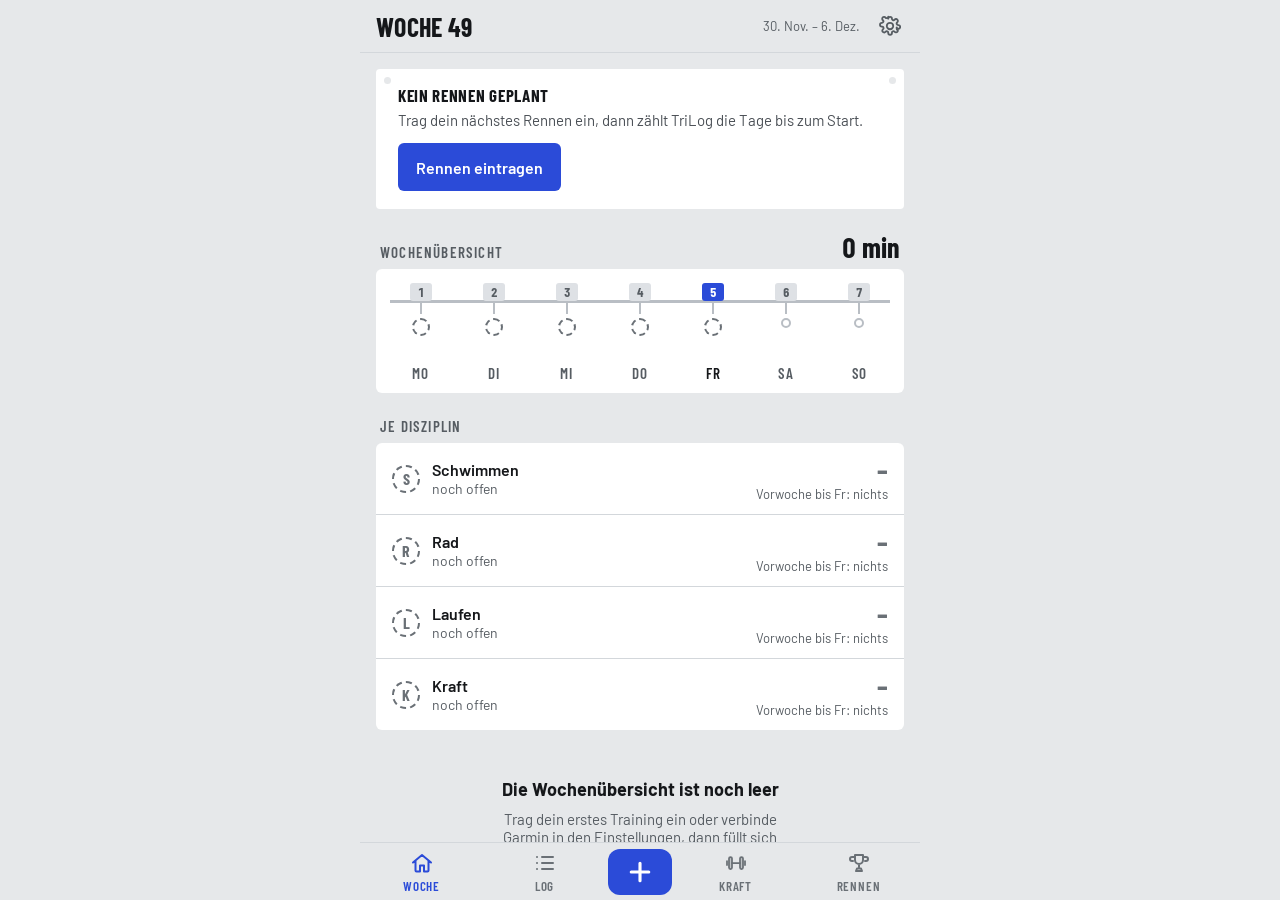
<file: docs/index.html>
<!doctype html>
<html lang="de">
<head>
  <meta charset="utf-8">
  <meta name="viewport" content="width=device-width, initial-scale=1, viewport-fit=cover">
  <title>TriLog</title>
  <meta name="description" content="Trainings-Tracker für Triathlon und Kraftsport">
  <link rel="manifest" href="manifest.json">
  <meta name="theme-color" content="#111315">
  <meta name="apple-mobile-web-app-capable" content="yes">
  <meta name="apple-mobile-web-app-status-bar-style" content="black-translucent">
  <meta name="apple-mobile-web-app-title" content="TriLog">
  <link rel="apple-touch-icon" href="icons/icon-180.png">
  <link rel="icon" href="icons/icon-192.png">
  <link rel="preconnect" href="https://fonts.googleapis.com">
  <link rel="preconnect" href="https://fonts.gstatic.com" crossorigin>
  <link rel="stylesheet" href="https://fonts.googleapis.com/css2?family=Barlow+Condensed:wght@600;700;800&family=Barlow:wght@400;500;600&display=swap">
  <link rel="stylesheet" href="css/styles.css">
</head>
<body>
  <div id="app">
    <section class="page" id="page-dashboard"></section>
    <section class="page" id="page-plan"></section>
    <section class="page" id="page-log"></section>
    <section class="page" id="page-strength"></section>
    <section class="page" id="page-competitions"></section>

    <nav class="tabbar" id="tabbar" aria-label="Hauptnavigation"></nav>
  </div>

  <div id="overlays"></div>

  <script type="module" src="js/app.js"></script>
</body>
</html>
</file>
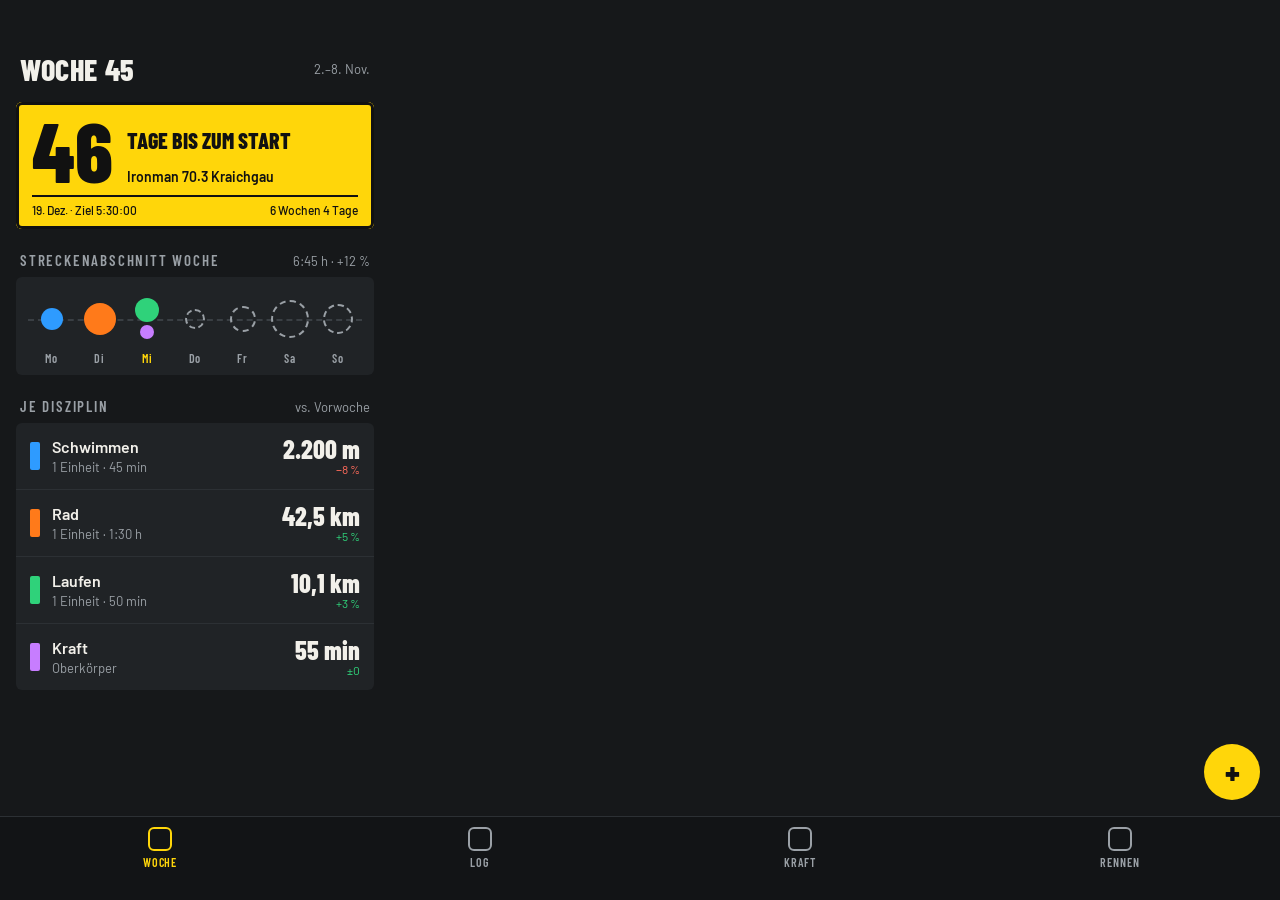
<file: .impeccable/mocks/decision/assigned.html>
<!doctype html>
<html lang="de"><head><meta charset="utf-8"><meta name="viewport" content="width=390">
<link href="https://fonts.googleapis.com/css2?family=Barlow+Condensed:wght@600;800&family=Barlow:wght@400;500;600&display=swap" rel="stylesheet">
<style>
:root{--asphalt:#16181A;--asphalt-2:#202326;--line:#2C3034;--chalk:#F2F0EA;--muted:#9AA0A6;--sign:#FFD60A;--swim:#2E9BFF;--bike:#FF7A1A;--run:#2FD27A;--str:#C77DFF}
*{box-sizing:border-box;margin:0;padding:0}
body{width:390px;height:844px;overflow:hidden;background:var(--asphalt);color:var(--chalk);font-family:Barlow,system-ui,sans-serif}
.top{display:flex;justify-content:space-between;align-items:center;padding:54px 20px 10px}
.top h1{font:800 30px/1 'Barlow Condensed';letter-spacing:.02em;text-transform:uppercase}
.top .wk{font-size:13px;color:var(--muted)}
.sign{margin:8px 16px 0;background:var(--sign);color:#111;border-radius:6px;padding:14px 16px 12px;display:grid;grid-template-columns:auto 1fr;gap:4px 14px;align-items:end;box-shadow:inset 0 0 0 3px #111,inset 0 0 0 5px var(--sign)}
.sign .n{font:800 84px/.82 'Barlow Condensed';grid-row:span 2}
.sign .u{font:800 22px/1 'Barlow Condensed';text-transform:uppercase}
.sign .r{font-size:14px;font-weight:600}
.sign .g{grid-column:1/-1;font-size:12px;font-weight:500;border-top:2px solid #111;padding-top:6px;margin-top:6px;display:flex;justify-content:space-between}
.sec{padding:22px 20px 8px;display:flex;justify-content:space-between;align-items:baseline}
.sec h2{font:600 15px 'Barlow Condensed';letter-spacing:.12em;text-transform:uppercase;color:var(--muted)}
.sec span{font-size:13px;color:var(--muted)}
.road{margin:0 16px;background:var(--asphalt-2);border-radius:6px;padding:14px 12px 10px}
.track{position:relative;height:56px;display:grid;grid-template-columns:repeat(7,1fr)}
.track:before{content:"";position:absolute;left:0;right:0;top:28px;border-top:2px dashed #3A3F44}
.day{position:relative;display:flex;flex-direction:column;align-items:center;justify-content:center;gap:3px}
.dot{border-radius:50%;z-index:1}
.ring{border:2px dashed var(--muted);background:transparent}
.days{display:grid;grid-template-columns:repeat(7,1fr);text-align:center;font:600 12px 'Barlow Condensed';letter-spacing:.08em;color:var(--muted);margin-top:4px}
.days .t{color:var(--sign)}
.rows{margin:0 16px;background:var(--asphalt-2);border-radius:6px}
.row{display:grid;grid-template-columns:10px 1fr auto;gap:12px;align-items:center;padding:13px 14px;border-bottom:1px solid var(--line)}
.row:last-child{border:0}
.chip{width:10px;height:28px;border-radius:2px}
.row b{font:600 16px Barlow;display:block}
.row small{font-size:13px;color:var(--muted)}
.val{text-align:right}
.val .v{font:800 26px/1 'Barlow Condensed'}
.val .d{font-size:12px;color:var(--run)}
.val .d.neg{color:#FF6B5B}
.tab{position:absolute;left:0;right:0;bottom:0;height:84px;border-top:1px solid var(--line);background:#121416;display:grid;grid-template-columns:repeat(4,1fr);padding-top:10px;text-align:center;font:600 12px 'Barlow Condensed';letter-spacing:.08em;text-transform:uppercase;color:var(--muted)}
.tab .on{color:var(--sign)}
.tab i{display:block;width:24px;height:24px;margin:0 auto 4px;border:2px solid currentColor;border-radius:6px}
.fab{position:absolute;right:20px;bottom:100px;width:56px;height:56px;border-radius:50%;background:var(--sign);color:#111;font:800 34px/56px 'Barlow Condensed';text-align:center}
</style></head><body>
<div class="top"><h1>Woche 45</h1><span class="wk">2.–8. Nov.</span></div>
<div class="sign"><div class="n">46</div><div class="u">Tage bis zum Start</div><div class="r">Ironman 70.3 Kraichgau</div><div class="g"><span>19. Dez. · Ziel 5:30:00</span><span>6 Wochen 4 Tage</span></div></div>
<div class="sec"><h2>Streckenabschnitt Woche</h2><span>6:45 h · +12 %</span></div>
<div class="road"><div class="track">
<div class="day"><div class="dot" style="width:22px;height:22px;background:var(--swim)"></div></div>
<div class="day"><div class="dot" style="width:32px;height:32px;background:var(--bike)"></div></div>
<div class="day"><div class="dot" style="width:24px;height:24px;background:var(--run)"></div><div class="dot" style="width:14px;height:14px;background:var(--str)"></div></div>
<div class="day"><div class="dot ring" style="width:20px;height:20px"></div></div>
<div class="day"><div class="dot ring" style="width:26px;height:26px"></div></div>
<div class="day"><div class="dot ring" style="width:38px;height:38px"></div></div>
<div class="day"><div class="dot ring" style="width:30px;height:30px"></div></div>
</div><div class="days"><span>Mo</span><span>Di</span><span class="t">Mi</span><span>Do</span><span>Fr</span><span>Sa</span><span>So</span></div></div>
<div class="sec"><h2>Je Disziplin</h2><span>vs. Vorwoche</span></div>
<div class="rows">
<div class="row"><div class="chip" style="background:var(--swim)"></div><div><b>Schwimmen</b><small>1 Einheit · 45 min</small></div><div class="val"><div class="v">2.200 m</div><div class="d neg">−8 %</div></div></div>
<div class="row"><div class="chip" style="background:var(--bike)"></div><div><b>Rad</b><small>1 Einheit · 1:30 h</small></div><div class="val"><div class="v">42,5 km</div><div class="d">+5 %</div></div></div>
<div class="row"><div class="chip" style="background:var(--run)"></div><div><b>Laufen</b><small>1 Einheit · 50 min</small></div><div class="val"><div class="v">10,1 km</div><div class="d">+3 %</div></div></div>
<div class="row"><div class="chip" style="background:var(--str)"></div><div><b>Kraft</b><small>Oberkörper</small></div><div class="val"><div class="v">55 min</div><div class="d">±0</div></div></div>
</div>
<div class="fab">+</div>
<div class="tab"><div class="on"><i></i>Woche</div><div><i></i>Log</div><div><i></i>Kraft</div><div><i></i>Rennen</div></div>
</body></html>
</file>
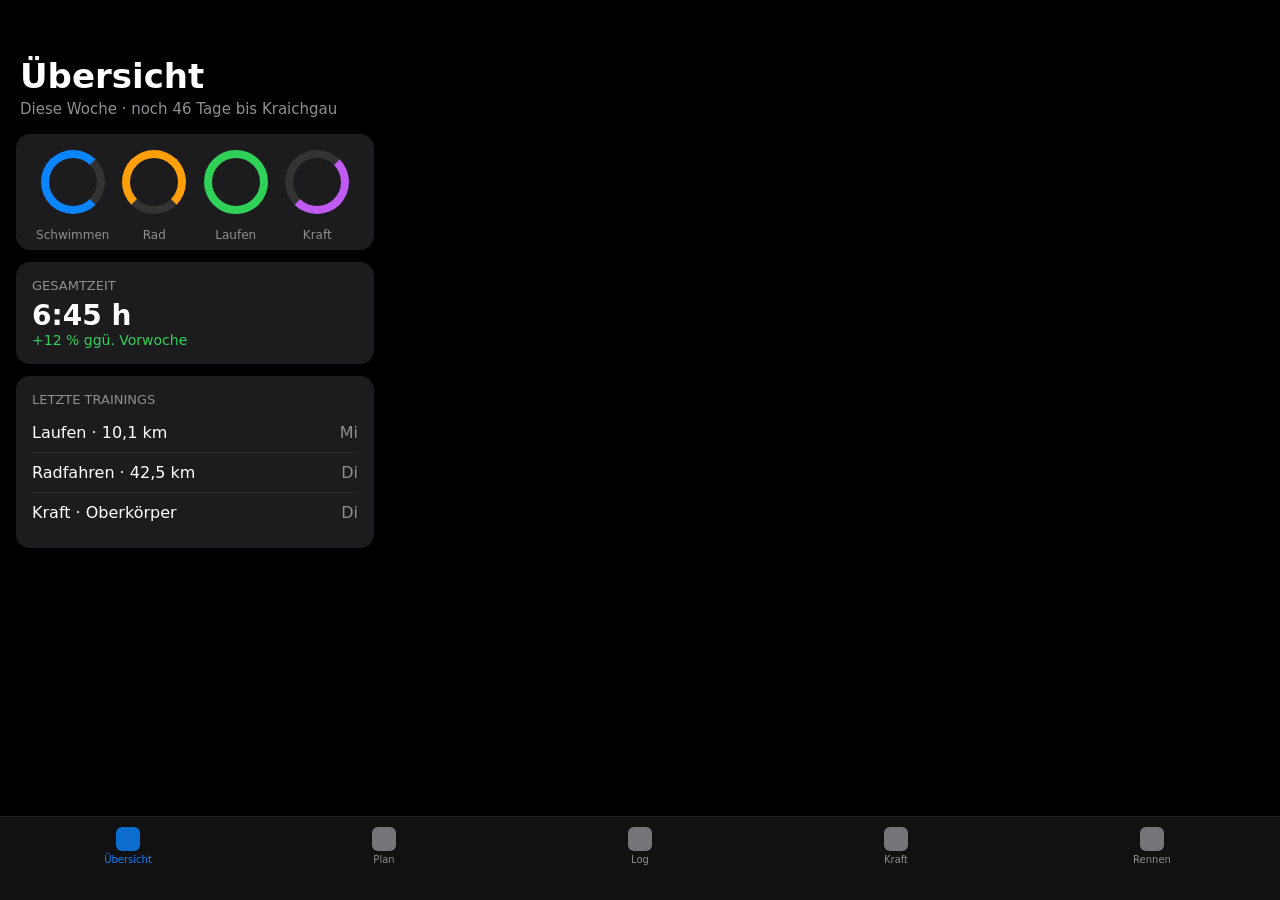
<file: .impeccable/mocks/decision/canon.html>
<!doctype html>
<html lang="de"><head><meta charset="utf-8"><meta name="viewport" content="width=390">
<style>
*{box-sizing:border-box;margin:0;padding:0}
body{width:390px;height:844px;overflow:hidden;background:#000;color:#fff;font-family:-apple-system,"SF Pro Text",system-ui,sans-serif}
h1{font-size:34px;font-weight:700;padding:56px 20px 4px}
.sub{color:#8E8E93;font-size:15px;padding:0 20px 16px}
.card{background:#1C1C1E;border-radius:14px;margin:0 16px 12px;padding:16px}
.rings{display:flex;justify-content:space-around}
.ring{width:64px;height:64px;border-radius:50%;border:8px solid #333;position:relative}
.ring span{position:absolute;top:70px;left:50%;transform:translateX(-50%);font-size:12px;color:#8E8E93;white-space:nowrap}
.k{font-size:13px;color:#8E8E93;text-transform:uppercase;margin-bottom:6px}
.big{font-size:28px;font-weight:700}
.li{display:flex;justify-content:space-between;padding:10px 0;border-bottom:1px solid #2C2C2E;font-size:16px}
.li:last-child{border:0}
.li span{color:#8E8E93}
.tab{position:absolute;bottom:0;left:0;right:0;height:84px;background:#111;border-top:1px solid #222;display:grid;grid-template-columns:repeat(5,1fr);padding-top:10px;text-align:center;font-size:10px;color:#8E8E93}
.tab .on{color:#0A84FF}
.tab i{display:block;width:24px;height:24px;margin:0 auto 3px;background:currentColor;border-radius:6px;opacity:.8}
</style></head><body>
<h1>Übersicht</h1><div class="sub">Diese Woche · noch 46 Tage bis Kraichgau</div>
<div class="card" style="padding-bottom:36px"><div class="rings">
<div class="ring" style="border-color:#0A84FF;border-right-color:#333"><span>Schwimmen</span></div>
<div class="ring" style="border-color:#FF9F0A;border-bottom-color:#333"><span>Rad</span></div>
<div class="ring" style="border-color:#30D158"><span>Laufen</span></div>
<div class="ring" style="border-color:#BF5AF2;border-left-color:#333;border-top-color:#333"><span>Kraft</span></div>
</div></div>
<div class="card"><div class="k">Gesamtzeit</div><div class="big">6:45 h</div><div style="color:#30D158;font-size:14px">+12 % ggü. Vorwoche</div></div>
<div class="card"><div class="k">Letzte Trainings</div>
<div class="li">Laufen · 10,1 km<span>Mi</span></div>
<div class="li">Radfahren · 42,5 km<span>Di</span></div>
<div class="li">Kraft · Oberkörper<span>Di</span></div>
</div>
<div class="tab"><div class="on"><i></i>Übersicht</div><div><i></i>Plan</div><div><i></i>Log</div><div><i></i>Kraft</div><div><i></i>Rennen</div></div>
</body></html>
</file>
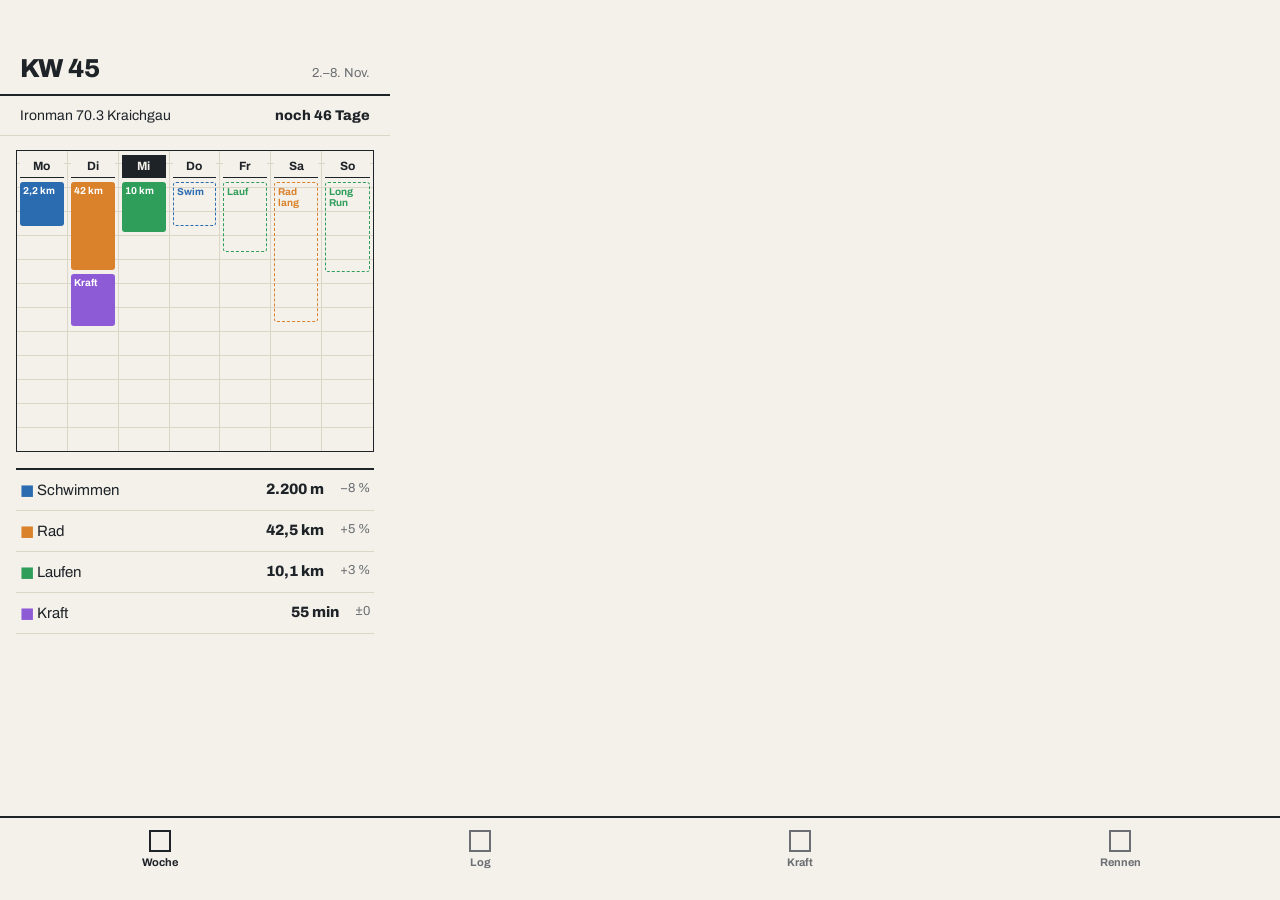
<file: .impeccable/mocks/decision/model-pick.html>
<!doctype html>
<html lang="de"><head><meta charset="utf-8"><meta name="viewport" content="width=390">
<link href="https://fonts.googleapis.com/css2?family=Archivo:wght@400;500;700;800&display=swap" rel="stylesheet">
<style>
:root{--paper:#F4F1EA;--grid:#DCD6C8;--ink:#1E2328;--muted:#6B6F73;--swim:#2B6CB0;--bike:#D9822B;--run:#2F9E5B;--str:#8E5BD6}
*{box-sizing:border-box;margin:0;padding:0}
body{width:390px;height:844px;overflow:hidden;background:var(--paper);color:var(--ink);font-family:Archivo,system-ui,sans-serif;font-variant-numeric:tabular-nums}
.top{padding:54px 20px 12px;display:flex;justify-content:space-between;align-items:baseline;border-bottom:2px solid var(--ink)}
.top h1{font:800 26px Archivo}
.top span{font-size:13px;color:var(--muted)}
.race{display:flex;justify-content:space-between;padding:12px 20px;border-bottom:1px solid var(--grid);font-size:14px}
.race b{font-weight:800}
.sheet{margin:14px 16px 0;display:grid;grid-template-columns:repeat(7,1fr);border:1px solid var(--ink);background:repeating-linear-gradient(0deg,transparent 0 23px,var(--grid) 23px 24px)}
.col{border-right:1px solid var(--grid);height:300px;display:flex;flex-direction:column;gap:4px;padding:4px 3px}
.col:last-child{border:0}
.hd{font:700 12px Archivo;text-align:center;padding:4px 0;border-bottom:1px solid var(--ink);background:var(--paper)}
.today .hd{background:var(--ink);color:var(--paper)}
.blk{border-radius:3px;color:#fff;font:700 10px Archivo;padding:3px}
.plan{border:1.5px dashed currentColor;background:transparent!important}
.sum{margin:16px 16px 0;border-top:2px solid var(--ink)}
.sr{display:grid;grid-template-columns:1fr auto auto;gap:16px;padding:11px 4px;border-bottom:1px solid var(--grid);font-size:15px}
.sr b{font-weight:800}
.sr i{font-style:normal;color:var(--muted);font-size:13px}
.tab{position:absolute;left:0;right:0;bottom:0;height:84px;border-top:2px solid var(--ink);background:var(--paper);display:grid;grid-template-columns:repeat(4,1fr);padding-top:12px;text-align:center;font:700 11px Archivo;color:var(--muted)}
.tab .on{color:var(--ink)}
.tab i{display:block;width:22px;height:22px;margin:0 auto 4px;border:2px solid currentColor}
</style></head><body>
<div class="top"><h1>KW 45</h1><span>2.–8. Nov.</span></div>
<div class="race"><span>Ironman 70.3 Kraichgau</span><b>noch 46 Tage</b></div>
<div class="sheet">
<div class="col"><div class="hd">Mo</div><div class="blk" style="background:var(--swim);height:44px">2,2 km</div></div>
<div class="col"><div class="hd">Di</div><div class="blk" style="background:var(--bike);height:88px">42 km</div><div class="blk" style="background:var(--str);height:52px">Kraft</div></div>
<div class="col today"><div class="hd">Mi</div><div class="blk" style="background:var(--run);height:50px">10 km</div></div>
<div class="col"><div class="hd">Do</div><div class="blk plan" style="color:var(--swim);height:44px">Swim</div></div>
<div class="col"><div class="hd">Fr</div><div class="blk plan" style="color:var(--run);height:70px">Lauf</div></div>
<div class="col"><div class="hd">Sa</div><div class="blk plan" style="color:var(--bike);height:140px">Rad lang</div></div>
<div class="col"><div class="hd">So</div><div class="blk plan" style="color:var(--run);height:90px">Long Run</div></div>
</div>
<div class="sum">
<div class="sr"><span><b style="color:var(--swim)">■</b> Schwimmen</span><b>2.200 m</b><i>−8 %</i></div>
<div class="sr"><span><b style="color:var(--bike)">■</b> Rad</span><b>42,5 km</b><i>+5 %</i></div>
<div class="sr"><span><b style="color:var(--run)">■</b> Laufen</span><b>10,1 km</b><i>+3 %</i></div>
<div class="sr"><span><b style="color:var(--str)">■</b> Kraft</span><b>55 min</b><i>±0</i></div>
</div>
<div class="tab"><div class="on"><i></i>Woche</div><div><i></i>Log</div><div><i></i>Kraft</div><div><i></i>Rennen</div></div>
</body></html>
</file>
<file: docs/css/styles.css>
/* Wechselzone: dunkler Gummimatten-Grund, Disziplinen als schwarze Kappen mit Buchstabe, Renn-Blau nur für Rennen, heute und Hauptaktion */
:root {
  --bg: #111315;
  --bg-elevated: #24282C;
  --bg-card: #1B1E21;
  --text: #F2F1EC;
  --text-secondary: #A3A9AF;
  --text-tertiary: #80878E;
  --separator: #2E3338;
  --rail: #3A4046;
  --accent: #5B7CFF;
  --on-accent: #111315;
  --accent-wash: rgba(91, 124, 255, 0.14);
  --destructive: #FF5A4E;
  --positive: #B4F000;
  --control-bg: #2A2E33;
  --bib: #F4F5F6;
  --bib-ink: #15171A;
  --bib-ink-secondary: #4A4F55;
  --cap-ring: #565C62;
  --font-text: "Barlow", -apple-system, BlinkMacSystemFont, "Segoe UI", Roboto, sans-serif;
  --font-figure: "Barlow Condensed", "Arial Narrow", "Roboto Condensed", sans-serif;
  --radius: 6px;
  --safe-bottom: env(safe-area-inset-bottom, 0px);
  --safe-top: env(safe-area-inset-top, 0px);
  color-scheme: dark;
}

/* Tageslicht-Variante: gleiche Welt, helle Matte, kräftigere Akzente für Kontrast */
html[data-theme="light"] {
  --bg: #E6E8EA;
  --bg-elevated: #FFFFFF;
  --bg-card: #FFFFFF;
  --text: #15171A;
  --text-secondary: #565C62;
  --text-tertiary: #6A7076;
  --separator: #D3D7DB;
  --rail: #B9BEC4;
  --accent: #2B4BD8;
  --on-accent: #FFFFFF;
  --accent-wash: rgba(43, 75, 216, 0.1);
  --destructive: #C8261B;
  --positive: #3F7A00;
  --control-bg: #DEE1E5;
  --bib: #FFFFFF;
  --cap-ring: transparent;
  color-scheme: light;
}

@media (prefers-color-scheme: light) {
  html:not([data-theme="light"]):not([data-theme="dark"]) {
    --bg: #E6E8EA;
    --bg-elevated: #FFFFFF;
    --bg-card: #FFFFFF;
    --text: #15171A;
    --text-secondary: #565C62;
    --text-tertiary: #6A7076;
    --separator: #D3D7DB;
    --rail: #B9BEC4;
    --accent: #2B4BD8;
    --on-accent: #FFFFFF;
    --accent-wash: rgba(43, 75, 216, 0.1);
    --destructive: #C8261B;
    --positive: #3F7A00;
    --control-bg: #DEE1E5;
    --bib: #FFFFFF;
    --cap-ring: transparent;
    color-scheme: light;
  }
}

* { box-sizing: border-box; -webkit-tap-highlight-color: transparent; }

html, body {
  margin: 0;
  padding: 0;
  background: var(--bg);
  color: var(--text);
  font-family: var(--font-text);
  font-size: 16px;
  height: 100%;
  overscroll-behavior-y: none;
}

body { display: flex; flex-direction: column; }

::selection { background: var(--accent); color: var(--on-accent); }

a { color: inherit; text-decoration: none; }
button { font-family: inherit; color: inherit; }

:focus-visible { outline: 2px solid var(--accent); outline-offset: 2px; border-radius: 4px; }

.figure { font-family: var(--font-figure); font-variant-numeric: tabular-nums; }

/* ---------- App shell ---------- */

#app { display: flex; flex-direction: column; height: 100dvh; width: 100%; max-width: 560px; margin: 0 auto; }

.page {
  flex: 1;
  overflow-y: auto;
  -webkit-overflow-scrolling: touch;
  display: none;
  padding-bottom: 32px;
  position: relative;
  scrollbar-color: var(--rail) transparent;
  scrollbar-width: thin;
}

.modal-body { scrollbar-color: var(--rail) transparent; scrollbar-width: thin; }

.page.active { display: block; }

.navbar {
  position: sticky;
  top: 0;
  z-index: 10;
  padding-top: var(--safe-top);
  background: var(--bg);
  border-bottom: 1px solid var(--separator);
}

.navbar-row {
  display: flex;
  align-items: center;
  gap: 8px;
  min-height: 52px;
  padding: 4px 8px 4px 16px;
}

.navbar-title {
  flex: 1;
  min-width: 0;
  font-family: var(--font-figure);
  font-size: 26px;
  font-weight: 700;
  letter-spacing: 0.01em;
  text-transform: uppercase;
  white-space: nowrap;
  overflow: hidden;
  text-overflow: ellipsis;
}

.navbar-subtitle {
  font-size: 13px;
  color: var(--text-secondary);
  white-space: nowrap;
}

/* In Sheets sitzt der Titel zwischen zwei Textbuttons: zentriert, kleiner, gekürzt statt überlappend */
.modal-sheet .navbar-row { padding: 4px 8px; }
.modal-sheet .navbar-title { font-size: 20px; text-align: center; }

.navbar-btn {
  background: none;
  border: none;
  color: var(--accent);
  font-size: 17px;
  min-width: 44px;
  min-height: 44px;
  padding: 0 8px;
  display: flex;
  align-items: center;
  justify-content: center;
  gap: 4px;
  cursor: pointer;
  flex-shrink: 0;
}

.navbar-btn.bold { font-weight: 600; }
.navbar-btn:disabled { opacity: 0.4; }
.navbar-btn.quiet { color: var(--text-secondary); }
.navbar-spacer { width: 1px; flex-shrink: 0; }

/* ---------- Tab bar ---------- */

.tabbar {
  display: flex;
  border-top: 1px solid var(--separator);
  background: var(--bg);
  padding-bottom: var(--safe-bottom);
}

.tab-item {
  flex: 1;
  display: flex;
  flex-direction: column;
  align-items: center;
  gap: 3px;
  padding: 8px 0 6px;
  min-height: 52px;
  background: none;
  border: none;
  color: var(--text-tertiary);
  font-family: var(--font-figure);
  font-size: 13px;
  font-weight: 600;
  letter-spacing: 0.06em;
  text-transform: uppercase;
  cursor: pointer;
}

.tab-item.active { color: var(--accent); }
.tab-item svg { display: block; }

/* ---------- Hauptaktion in der Tab-Leiste: immer am selben Ort, im Daumenbereich, verdeckt nie Inhalt ---------- */

.tab-primary {
  flex: 0 0 64px;
  align-self: center;
  height: 46px;
  margin: 4px 2px;
  border-radius: 12px;
  border: none;
  background: var(--accent);
  color: var(--on-accent);
  display: flex;
  align-items: center;
  justify-content: center;
  cursor: pointer;
}

.tab-primary:active { transform: scale(0.96); }

/* ---------- Content containers ---------- */

.content { padding: 16px; display: flex; flex-direction: column; gap: 24px; }

.section-title {
  font-family: var(--font-figure);
  font-size: 15px;
  font-weight: 600;
  letter-spacing: 0.08em;
  text-transform: uppercase;
  color: var(--text-secondary);
  padding: 0 4px 8px;
  display: flex;
  justify-content: space-between;
  align-items: baseline;
  gap: 12px;
}

.section-title .aside { font-family: var(--font-text); font-size: 13px; letter-spacing: 0; text-transform: none; font-weight: 500; }

/* Wochensumme: gleiche Figur wie die Werte je Disziplin, Vorwoche darunter */
.week-total { display: flex; flex-direction: column; align-items: flex-end; gap: 3px; text-align: right; }
.week-total .v { font-size: 28px; font-weight: 700; line-height: 1; letter-spacing: 0; text-transform: none; color: var(--text); font-variant-numeric: tabular-nums; }

.card {
  background: var(--bg-card);
  border-radius: var(--radius);
  padding: 16px;
}

.list {
  background: var(--bg-card);
  border-radius: var(--radius);
  overflow: hidden;
}

.list-row {
  display: flex;
  align-items: center;
  gap: 12px;
  padding: 12px 16px;
  min-height: 56px;
  border-bottom: 1px solid var(--separator);
  cursor: pointer;
}

.list-row:last-child { border-bottom: none; }
.list-row:active { background: var(--control-bg); }

.list-row-main { flex: 1; min-width: 0; }
.list-row-title { font-size: 16px; font-weight: 600; }
.list-row-subtitle { font-size: 14px; color: var(--text-secondary); margin-top: 2px; }
.list-row-trailing { text-align: right; font-size: 14px; color: var(--text-secondary); flex-shrink: 0; }
.list-row-chevron { color: var(--text-tertiary); flex-shrink: 0; display: flex; }

/* ---------- Startnummer (nächstes Rennen) ---------- */

.bib {
  position: relative;
  background: var(--bib);
  color: var(--bib-ink);
  border-radius: 4px;
  padding: 16px 22px 0;
  overflow: hidden;
  cursor: pointer;
}

/* Sicherheitsnadel-Löcher in den Ecken */
.bib::before, .bib::after {
  content: "";
  position: absolute;
  top: 8px;
  width: 7px;
  height: 7px;
  border-radius: 50%;
  background: var(--bg);
}
.bib::before { left: 8px; }
.bib::after { right: 8px; }

.bib-head {
  display: flex;
  justify-content: space-between;
  gap: 12px;
  font-family: var(--font-figure);
  font-size: 17px;
  font-weight: 700;
  letter-spacing: 0.04em;
  text-transform: uppercase;
}

.bib-head span:first-child { overflow: hidden; text-overflow: ellipsis; white-space: nowrap; }

.bib-number {
  display: flex;
  align-items: baseline;
  gap: 10px;
  margin: 2px 0 10px;
}

.bib-number .n {
  font-family: var(--font-figure);
  font-size: 96px;
  font-weight: 800;
  line-height: 0.86;
  letter-spacing: -0.02em;
}

.bib-number .u {
  font-family: var(--font-figure);
  font-size: 24px;
  font-weight: 800;
  text-transform: uppercase;
}

.bib-band {
  margin: 0 -22px;
  padding: 9px 22px;
  background: var(--accent);
  color: var(--on-accent);
  display: flex;
  justify-content: space-between;
  gap: 12px;
  font-size: 14px;
  font-weight: 600;
}

.bib.empty, .bib.static, .result.static { cursor: default; }
.bib.empty { padding-bottom: 18px; }
.bib.empty p { margin: 6px 0 14px; font-size: 15px; color: var(--bib-ink-secondary); }

/* ---------- Wochen-Rack ---------- */

.rack {
  background: var(--bg-card);
  border-radius: var(--radius);
  padding: 14px 8px 10px;
}

/* Die Stange läuft als Hintergrund durch alle Plätze; jeder Platz trägt seine Rack-Nummer darauf */
.rack-slots {
  display: grid;
  grid-template-columns: repeat(7, 1fr);
  background: linear-gradient(var(--rail), var(--rail)) no-repeat 6px 17px / calc(100% - 12px) 3px;
}

.rack-no {
  font-family: var(--font-figure);
  font-size: 13px;
  font-weight: 700;
  line-height: 18px;
  min-width: 22px;
  padding: 0 4px;
  border-radius: 3px;
  background: var(--control-bg);
  color: var(--text-secondary);
  font-variant-numeric: tabular-nums;
  position: relative;
  z-index: 1;
  margin-bottom: 1px;
}

.rack-slot.today .rack-no { background: var(--accent); color: var(--on-accent); }

.rack-slot {
  display: flex;
  flex-direction: column;
  align-items: center;
  min-height: 100px;
  background: none;
  border: none;
  padding: 0;
  cursor: pointer;
}

.rack-slot:disabled { cursor: default; }

.rack-hook { width: 2px; height: 12px; background: var(--rail); }

.rack-caps {
  flex: 1;
  display: flex;
  flex-direction: column;
  align-items: center;
  justify-content: flex-start;
  gap: 4px;
  padding-top: 4px;
}

.cap { border-radius: 50%; flex-shrink: 0; }
.cap.empty { border: 2px dashed var(--text-tertiary); }
.cap.future { width: 10px; height: 10px; border: 2px solid var(--rail); }

/* Schwarz auf dunkler Platte braucht einen feinen Ring, sonst verschwindet der Kreis */
.cap.sport {
  display: inline-flex;
  align-items: center;
  justify-content: center;
  background: #000;
  color: #fff;
  box-shadow: inset 0 0 0 1px var(--cap-ring);
  font-family: var(--font-figure);
  font-weight: 700;
  line-height: 1;
}
.cap.sport.empty { background: none; color: var(--text-tertiary); box-shadow: none; }

.rack-day {
  font-family: var(--font-figure);
  font-size: 15px;
  font-weight: 600;
  letter-spacing: 0.06em;
  color: var(--text-secondary);
  text-transform: uppercase;
  margin-top: 6px;
  padding: 1px 6px;
  border-radius: 3px;
}

.rack-slot.today .rack-day { color: var(--text); }

/* ---------- Sportzeilen ---------- */

.sport-line {
  display: grid;
  grid-template-columns: 28px 1fr auto;
  gap: 12px;
  align-items: center;
  padding: 12px 16px;
  min-height: 60px;
  border-bottom: 1px solid var(--separator);
}

.sport-line:last-child { border-bottom: none; }
.sport-line-name { font-size: 16px; font-weight: 600; }
.sport-line-meta { font-size: 14px; color: var(--text-secondary); margin-top: 1px; }
.sport-line-value { text-align: right; }
.sport-line-value .v { font-family: var(--font-figure); font-size: 28px; font-weight: 700; line-height: 1; font-variant-numeric: tabular-nums; }
.sport-line-value .prev { font-size: 13px; color: var(--text-secondary); margin-top: 3px; }
.sport-line.idle .v { color: var(--text-tertiary); }

/* ---------- Ergebnis (Rennen) ---------- */

.result {
  background: var(--bg-card);
  border-radius: var(--radius);
  padding: 16px;
  cursor: pointer;
}

.result-head { display: flex; justify-content: space-between; gap: 12px; align-items: baseline; }
.result-name { font-size: 17px; font-weight: 600; }
.result-date { font-size: 14px; color: var(--text-secondary); white-space: nowrap; }
.result-time { font-family: var(--font-figure); font-size: 56px; font-weight: 800; line-height: 1; margin: 8px 0 4px; font-variant-numeric: tabular-nums; }
.result-meta { font-size: 14px; color: var(--text-secondary); }

.splits {
  display: grid;
  grid-template-columns: repeat(5, 1fr);
  margin-top: 14px;
  border-top: 1px solid var(--separator);
}

.split { padding: 10px 2px 0; text-align: center; border-right: 1px solid var(--separator); }
.split:last-child { border-right: none; }
.split .k { font-family: var(--font-figure); font-size: 14px; font-weight: 600; letter-spacing: 0.06em; text-transform: uppercase; color: var(--text-secondary); display: flex; align-items: center; justify-content: center; gap: 5px; }
.split .t { font-family: var(--font-figure); font-size: 20px; font-weight: 700; margin-top: 2px; font-variant-numeric: tabular-nums; }
.split .t.missing, .result-time.missing { color: var(--text-tertiary); }

/* ---------- Sport badge ---------- */

.sport-badge { display: flex; align-items: center; gap: 8px; }

/* ---------- Buttons ---------- */

.btn {
  border: none;
  border-radius: var(--radius);
  padding: 13px 18px;
  min-height: 48px;
  font-size: 16px;
  font-weight: 600;
  cursor: pointer;
  display: inline-flex;
  align-items: center;
  justify-content: center;
  gap: 6px;
}

.btn-primary { background: var(--accent); color: var(--on-accent); }
.btn-secondary { background: var(--control-bg); color: var(--text); }
.btn-destructive { background: var(--control-bg); color: var(--destructive); }
.btn-block { width: 100%; }
.btn-plain { background: none; border: none; color: var(--accent); font-size: 16px; font-weight: 600; padding: 10px 4px; min-height: 44px; cursor: pointer; }

.icon-btn {
  background: none;
  border: none;
  color: var(--accent);
  min-width: 44px;
  min-height: 44px;
  display: flex;
  align-items: center;
  justify-content: center;
  cursor: pointer;
}

/* ---------- Empty state ---------- */

.empty-state {
  display: flex;
  flex-direction: column;
  align-items: center;
  text-align: center;
  gap: 10px;
  padding: 48px 32px;
  color: var(--text-secondary);
}

.empty-state svg { color: var(--text-tertiary); margin-bottom: 6px; }
.empty-state h3 { margin: 0; font-size: 18px; color: var(--text); }
.empty-state p { margin: 0; font-size: 15px; max-width: 280px; }

/* ---------- Forms ---------- */

.form-section { display: flex; flex-direction: column; gap: 0; }
.form-section + .form-section { margin-top: 24px; }

.form-group {
  background: var(--bg-card);
  border-radius: var(--radius);
  overflow: hidden;
}

/* Gruppe in einer Karte (z. B. Einstellungen) bekommt eigenen Grund, sonst verschwinden die Felder */
.card .form-group { background: var(--control-bg); }

.form-row {
  display: flex;
  align-items: center;
  gap: 10px;
  padding: 12px 16px;
  min-height: 52px;
  border-bottom: 1px solid var(--separator);
}

.form-row:last-child { border-bottom: none; }
.form-row .form-label { flex: 1; font-size: 16px; }
.form-row-vertical { flex-direction: column; align-items: stretch; gap: 8px; }

input[type="text"], input[type="number"], input[type="date"], input[type="time"],
input[type="datetime-local"], input[type="password"], textarea, select {
  border: none;
  background: none;
  color: var(--text);
  font-size: 16px;
  font-family: inherit;
  flex: 1;
  min-width: 0;
  text-align: right;
  outline: none;
  caret-color: var(--accent);
}

input:focus-visible, textarea:focus-visible, select:focus-visible { outline: none; }
.form-row:focus-within { background: var(--accent-wash); }

.form-row textarea { text-align: left; resize: vertical; min-height: 60px; width: 100%; }
.form-row.align-left input, .exercise-card input[type="text"] { text-align: left; }
input::placeholder, textarea::placeholder { color: var(--text-tertiary); }

input[type="range"] { flex: 1; accent-color: var(--accent); }

select {
  -webkit-appearance: none;
  appearance: none;
  text-align: right;
  text-align-last: right;
  padding-right: 22px;
  background-image: url("data:image/svg+xml,%3Csvg xmlns='http://www.w3.org/2000/svg' viewBox='0 0 24 24' fill='none' stroke='%2380878E' stroke-width='2' stroke-linecap='round' stroke-linejoin='round'%3E%3Cpath d='m7 10 5 5 5-5'/%3E%3C/svg%3E");
  background-repeat: no-repeat;
  background-position: right center;
  background-size: 18px;
}

select option { color: initial; }

.unit-suffix { color: var(--text-secondary); font-size: 15px; flex-shrink: 0; }

.toggle {
  position: relative;
  width: 51px;
  height: 31px;
  flex-shrink: 0;
  appearance: none;
  background: var(--control-bg);
  border-radius: 999px;
  cursor: pointer;
  transition: background 0.2s;
  margin: 0;
}

.toggle:checked { background: var(--accent); }

.toggle::before {
  content: "";
  position: absolute;
  top: 2px; left: 2px;
  width: 27px; height: 27px;
  background: #fff;
  border-radius: 999px;
  box-shadow: 0 1px 3px rgba(0,0,0,0.3);
  transition: transform 0.2s;
}

.toggle:checked::before { transform: translateX(20px); }

/* Haken: die ganze Zeile ist tippbar */
.check-row { cursor: pointer; }
.check {
  position: relative;
  width: 28px;
  height: 28px;
  flex-shrink: 0;
  appearance: none;
  -webkit-appearance: none;
  margin: 0;
  background: none;
  border: 2px solid var(--text-tertiary);
  border-radius: 6px;
  cursor: pointer;
}
.check:checked { background: var(--accent); border-color: var(--accent); }
.check:checked::before {
  content: "";
  position: absolute;
  left: 7px; top: 2px;
  width: 7px; height: 14px;
  border: solid var(--on-accent);
  border-width: 0 3px 3px 0;
  transform: rotate(45deg);
}

.form-hint { margin: 0; padding: 8px 4px 0; font-size: 14px; line-height: 1.35; color: var(--text-secondary); }

.sport-picker { display: flex; gap: 10px; padding: 10px 12px; }
.sport-picker-item {
  flex: 1;
  display: flex;
  flex-direction: column;
  align-items: center;
  gap: 6px;
  padding: 12px 4px;
  min-height: 64px;
  border-radius: var(--radius);
  background: var(--control-bg);
  color: var(--text-secondary);
  border: 2px solid transparent;
  font-size: 14px;
  font-weight: 600;
  cursor: pointer;
}

.sport-picker-item.active { border-color: var(--accent); color: var(--accent); }

.duration-field { display: flex; align-items: center; gap: 4px; }
.duration-field input { width: 40px; text-align: center; flex: none; font-variant-numeric: tabular-nums; }
.duration-field span { color: var(--text-secondary); }

/* ---------- Exercise cards (Kraft) ---------- */

.exercise-card {
  background: var(--bg-card);
  border-radius: var(--radius);
  padding: 14px;
  display: flex;
  flex-direction: column;
  gap: 10px;
  /* Gedrückt halten hebt die Karte an: dabei weder Text markieren noch das iOS-Menü öffnen */
  -webkit-user-select: none;
  user-select: none;
  -webkit-touch-callout: none;
}

.exercise-card input { -webkit-user-select: text; user-select: text; }
.exercise-card.pressing { transform: scale(0.985); transition: transform 0.3s ease-out 0.1s; }
.exercise-card.just-moved { animation: just-moved 0.9s ease-out; }
@keyframes just-moved { from { background: var(--accent-wash); } }

.exercise-card-header { display: flex; align-items: center; gap: 8px; }
.exercise-card-header input { text-align: left; font-size: 17px; font-weight: 600; }

.drag-handle {
  width: 44px;
  height: 44px;
  flex: none;
  display: flex;
  align-items: center;
  justify-content: center;
  background: var(--control-bg);
  border-radius: var(--radius);
  color: var(--text);
  cursor: grab;
  touch-action: none;
}

/* Kompakte Liste beim Verschieben */
.reorder-overlay {
  position: fixed;
  inset: 0;
  z-index: 115;
  background: var(--bg);
  animation: reorder-in 0.14s ease-out;
  touch-action: none;
}
.reorder-overlay.closing { opacity: 0; transition: opacity 0.16s ease-out; }
@keyframes reorder-in { from { opacity: 0; } }

.reorder-hint { justify-content: center; padding: calc(20px + var(--safe-top)) 16px 12px; }

.reorder-list {
  position: absolute;
  left: 0;
  right: 0;
  width: calc(100% - 32px);
  max-width: 528px;
  margin: 0 auto;
}

.reorder-row {
  position: absolute;
  left: 0;
  right: 0;
  top: 0;
  padding-bottom: 6px;
  transition: transform 0.16s cubic-bezier(0.16, 1, 0.3, 1);
}

.reorder-row.active { transition: none; z-index: 1; }

.reorder-plate {
  height: 100%;
  display: flex;
  align-items: center;
  gap: 12px;
  padding: 0 14px;
  background: var(--bg-card);
  border-radius: var(--radius);
}

.reorder-row.active .reorder-plate {
  background: var(--bg-elevated);
  box-shadow: 0 8px 28px rgba(0,0,0,0.35);
  outline: 2px solid var(--accent);
  outline-offset: -2px;
  transform: scale(1.03);
  animation: reorder-pop 0.2s cubic-bezier(0.16, 1, 0.3, 1);
}
@keyframes reorder-pop { from { transform: scale(0.97); } }

.reorder-grip { display: flex; flex: none; color: var(--text-secondary); }
.reorder-row.active .reorder-grip { color: var(--accent); }
.reorder-title { flex: 1; min-width: 0; font-weight: 600; overflow: hidden; text-overflow: ellipsis; white-space: nowrap; }
.reorder-meta { flex: none; font-size: 14px; color: var(--text-secondary); }

.sets-table { display: flex; flex-direction: column; gap: 8px; }
.sets-header { display: flex; gap: 8px; font-size: 13px; color: var(--text-secondary); padding: 0 2px; }
.sets-header span { flex: 1; }
.sets-header .idx-spacer { width: 28px; flex: none; }
.sets-header .menu-spacer { width: 44px; flex: none; }

.set-row { display: flex; align-items: center; gap: 8px; }
.set-index {
  width: 28px; height: 28px; border-radius: 999px;
  border: 1.5px solid var(--text-tertiary);
  display: flex; align-items: center; justify-content: center;
  font-size: 13px; font-weight: 600; flex: none;
}

.set-row input { flex: 1; text-align: left; font-weight: 600; background: var(--control-bg); border-radius: var(--radius); padding: 10px; min-height: 44px; }

.kebab-menu { position: relative; flex: none; }
.kebab-btn { background: none; border: none; color: var(--text-secondary); min-width: 44px; min-height: 44px; cursor: pointer; display: flex; align-items: center; justify-content: center; }

.menu-popover {
  position: absolute;
  right: 0;
  top: 44px;
  background: var(--bg-elevated);
  border-radius: var(--radius);
  box-shadow: 0 8px 28px rgba(0,0,0,0.35);
  min-width: 200px;
  z-index: 30;
  overflow: hidden;
  display: none;
}

.menu-popover.open { display: block; }

.menu-popover button {
  display: flex;
  align-items: center;
  gap: 10px;
  width: 100%;
  padding: 12px 14px;
  min-height: 48px;
  background: none;
  border: none;
  border-bottom: 1px solid var(--separator);
  color: var(--text);
  font-size: 16px;
  text-align: left;
  cursor: pointer;
}

.menu-popover button:last-child { border-bottom: none; }
.menu-popover button.destructive { color: var(--destructive); }

.last-performance { font-size: 13px; color: var(--text-secondary); }

/* ---------- Weekday rows (Kraft Wochenplan) ---------- */

.weekday-row {
  display: flex;
  align-items: center;
  gap: 10px;
  padding: 12px 16px;
  min-height: 56px;
  border-bottom: 1px solid var(--separator);
  cursor: pointer;
}

.weekday-row:last-child { border-bottom: none; }
.weekday-label { width: 32px; font-family: var(--font-figure); font-weight: 700; font-size: 17px; text-transform: uppercase; }
.weekday-row .routine-name { flex: 1; min-width: 0; }
.weekday-row .placeholder { color: var(--text-secondary); flex: 1; }
.weekday-row.today { background: var(--accent-wash); }
.weekday-row.today .weekday-label { color: var(--accent); }
.weekday-row .start-icon { color: var(--accent); display: flex; padding-right: 4px; }

.start-btn {
  background: var(--control-bg);
  color: var(--text);
  border: none;
  border-radius: var(--radius);
  padding: 8px 12px;
  min-height: 40px;
  font-size: 14px;
  font-weight: 600;
  cursor: pointer;
}

/* ---------- Modals / sheets ---------- */

.modal-backdrop {
  position: fixed;
  inset: 0;
  background: rgba(0,0,0,0.55);
  z-index: 100;
  display: none;
}

.modal-backdrop.open { display: block; }

.modal-sheet {
  position: fixed;
  left: 0; right: 0; bottom: 0;
  max-width: 560px;
  margin: 0 auto;
  top: calc(12px + var(--safe-top));
  background: var(--bg);
  border-radius: 12px 12px 0 0;
  z-index: 101;
  display: flex;
  flex-direction: column;
  transform: translateY(100%);
  transition: transform 0.32s cubic-bezier(0.16, 1, 0.3, 1);
  overflow: hidden;
}

.modal-sheet .navbar { padding-top: 0; }
.modal-backdrop.open .modal-sheet { transform: translateY(0); }

.modal-body {
  flex: 1;
  overflow-y: auto;
  -webkit-overflow-scrolling: touch;
  padding: 16px 16px calc(24px + var(--safe-bottom));
}

.modal-body .content { padding: 0; }

/* ---------- Small popover menu (e.g. plus button) ---------- */

.action-menu {
  position: fixed;
  background: var(--bg-elevated);
  border-radius: var(--radius);
  box-shadow: 0 8px 28px rgba(0,0,0,0.35);
  min-width: 240px;
  z-index: 120;
  overflow: hidden;
}

.action-menu button {
  display: flex;
  align-items: center;
  gap: 12px;
  width: 100%;
  padding: 12px 16px;
  min-height: 52px;
  background: none;
  border: none;
  border-bottom: 1px solid var(--separator);
  color: var(--text);
  font-size: 16px;
  text-align: left;
  cursor: pointer;
}

.action-menu button:last-child { border-bottom: none; }
.action-menu button.destructive { color: var(--destructive); }

.scrim { position: fixed; inset: 0; z-index: 110; display: none; }
.scrim.open { display: block; }

/* ---------- Misc ---------- */

.divider { height: 1px; background: var(--separator); }
.text-secondary { color: var(--text-secondary); }
.month-nav { display: flex; align-items: center; gap: 8px; }
.month-nav button { background: none; border: none; color: var(--accent); min-width: 44px; min-height: 44px; cursor: pointer; }
.month-nav button:disabled { opacity: 0.3; }

.plan-preview { padding: 16px; display: flex; flex-direction: column; gap: 12px; align-items: center; }
.plan-preview img, .plan-preview embed { width: 100%; max-height: 70vh; border-radius: var(--radius); }
.plan-empty-actions { display: flex; flex-direction: column; gap: 10px; width: 100%; max-width: 280px; margin-top: 8px; }

.toast {
  position: fixed;
  bottom: calc(80px + var(--safe-bottom));
  left: 50%;
  transform: translateX(-50%);
  background: var(--bg-elevated);
  color: var(--text);
  border: 1px solid var(--separator);
  padding: 12px 18px;
  border-radius: var(--radius);
  font-size: 15px;
  z-index: 200;
  opacity: 0;
  transition: opacity 0.2s;
  pointer-events: none;
  max-width: calc(100% - 32px);
}

.toast.show { opacity: 1; }

.radio-list { display: flex; flex-direction: column; }
.radio-row { display: flex; align-items: center; justify-content: space-between; padding: 12px 16px; min-height: 52px; border-bottom: 1px solid var(--separator); cursor: pointer; }
.radio-row:last-child { border-bottom: none; }
.radio-check { color: var(--accent); visibility: hidden; }
.radio-row.selected .radio-check { visibility: visible; }

.confirm-dialog {
  position: fixed;
  left: 50%; bottom: calc(16px + var(--safe-bottom));
  transform: translateX(-50%);
  width: calc(100% - 32px);
  max-width: 420px;
  z-index: 150;
  display: none;
  flex-direction: column;
  gap: 8px;
}

.confirm-dialog.open { display: flex; }

.confirm-dialog .group {
  background: var(--bg-elevated);
  border-radius: 12px;
  overflow: hidden;
}

.confirm-dialog button {
  width: 100%;
  padding: 16px;
  min-height: 56px;
  background: none;
  border: none;
  border-bottom: 1px solid var(--separator);
  color: var(--text);
  font-size: 17px;
  font-weight: 600;
  cursor: pointer;
}

.confirm-dialog button:last-child { border-bottom: none; }
.confirm-dialog button.destructive { color: var(--destructive); }
.confirm-dialog .cancel-group button { font-weight: 400; }

@media (prefers-reduced-motion: reduce) {
  .modal-sheet, .toggle, .toggle::before, .toast, .exercise-card.pressing, .reorder-row, .reorder-overlay.closing { transition: none; }
  .exercise-card.just-moved, .reorder-overlay, .reorder-row.active .reorder-plate { animation: none; }
}
</file>
